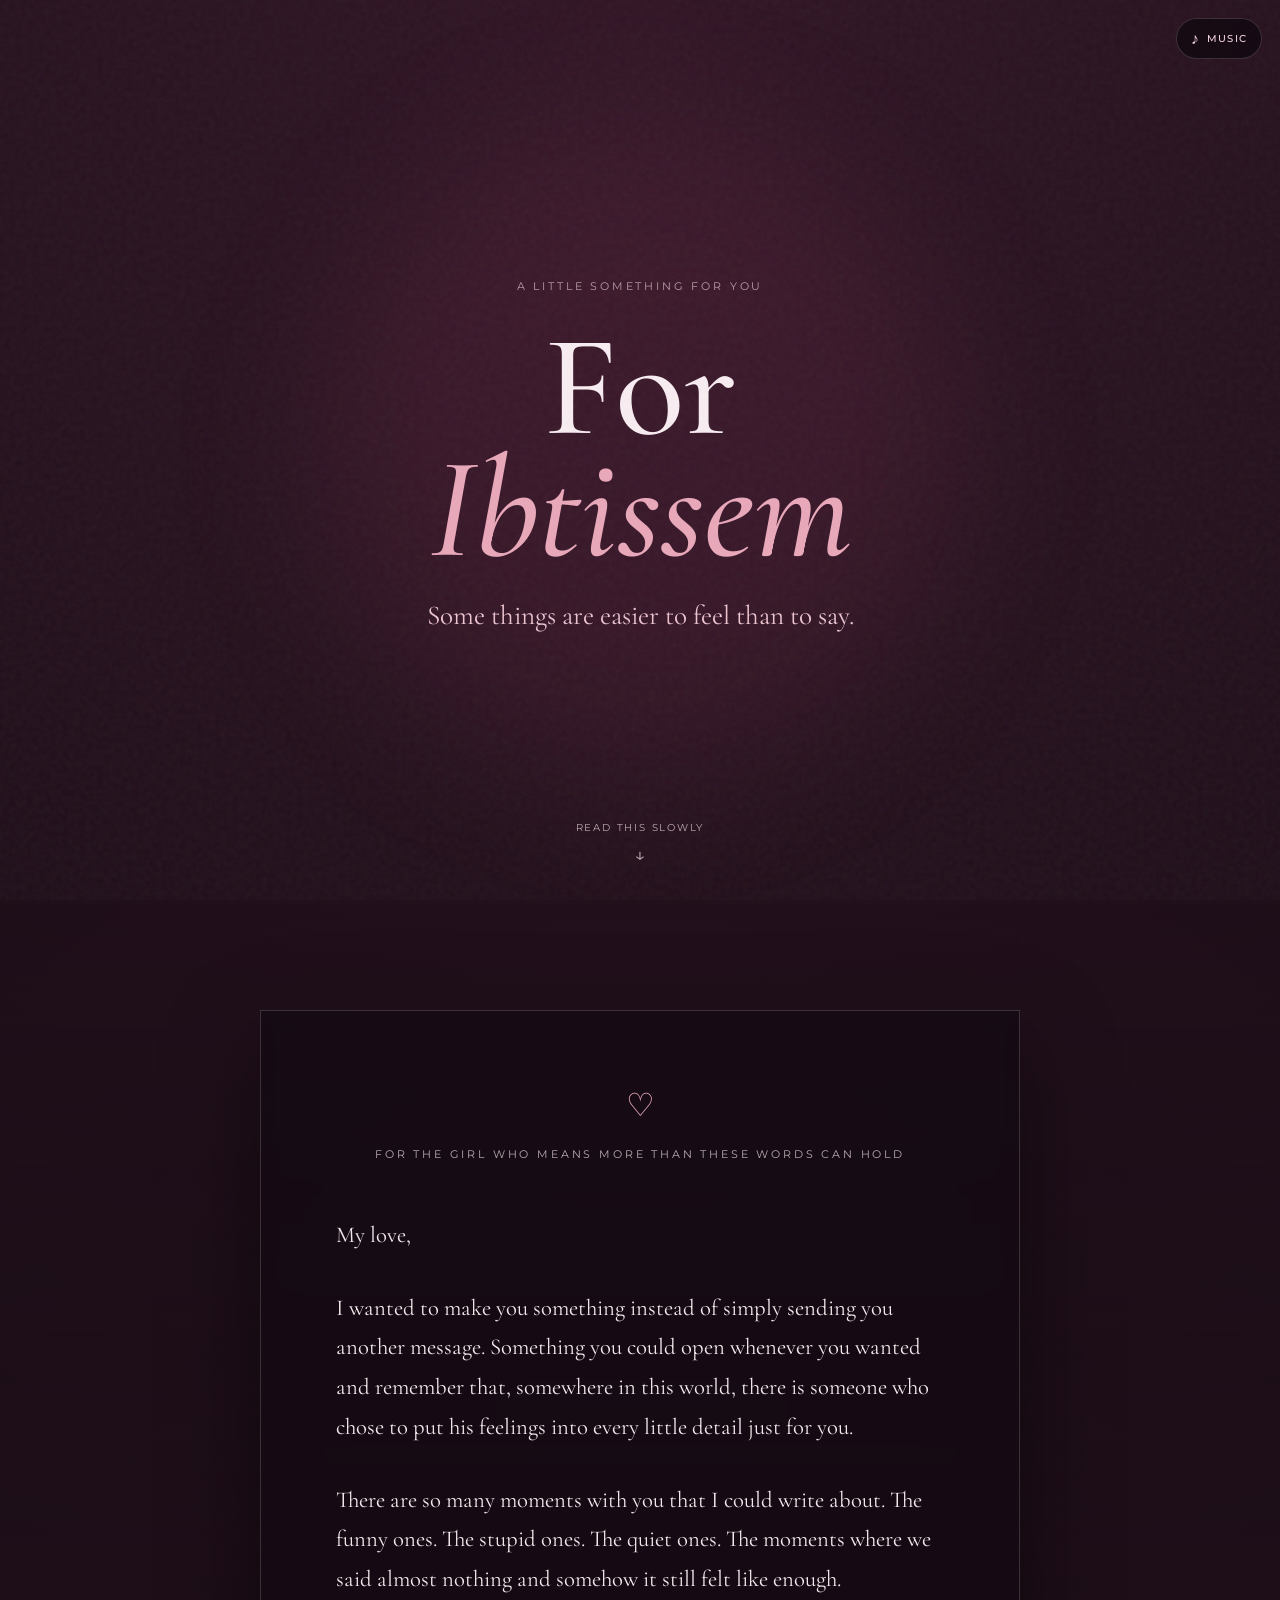
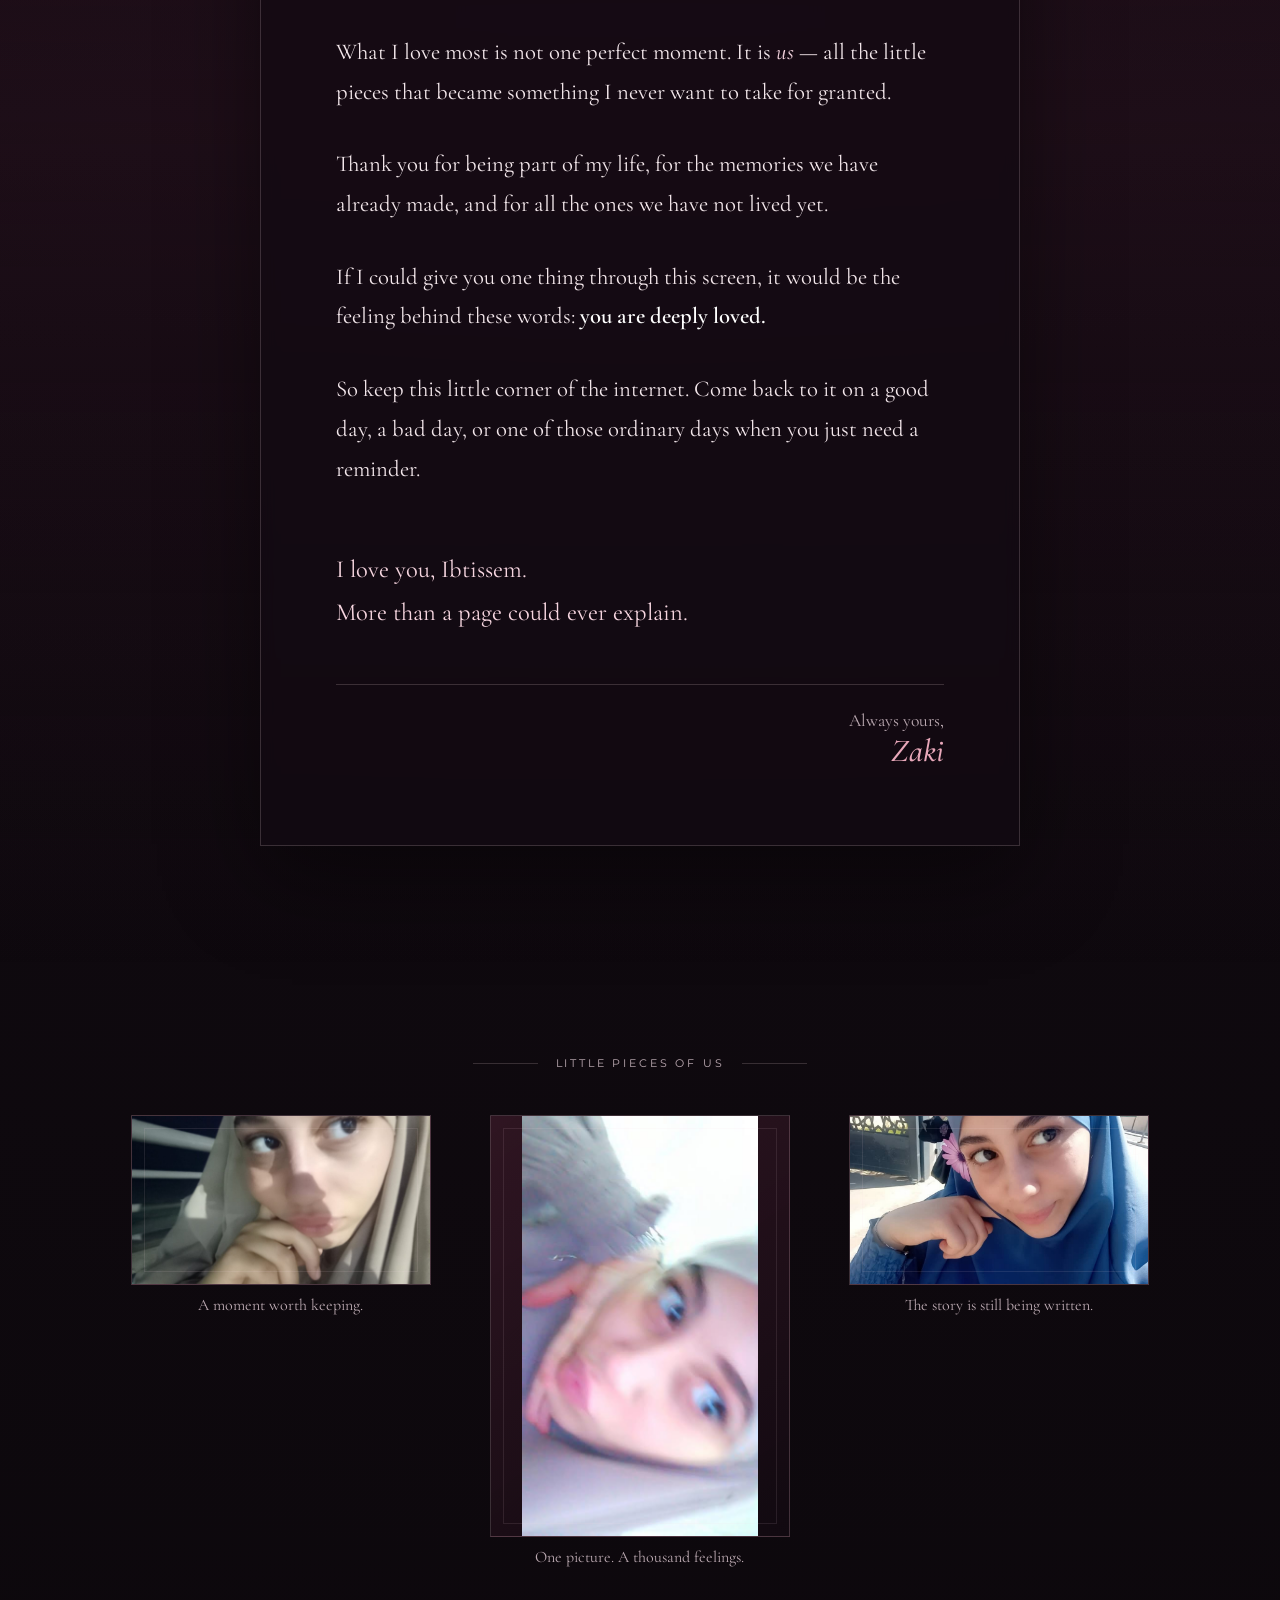
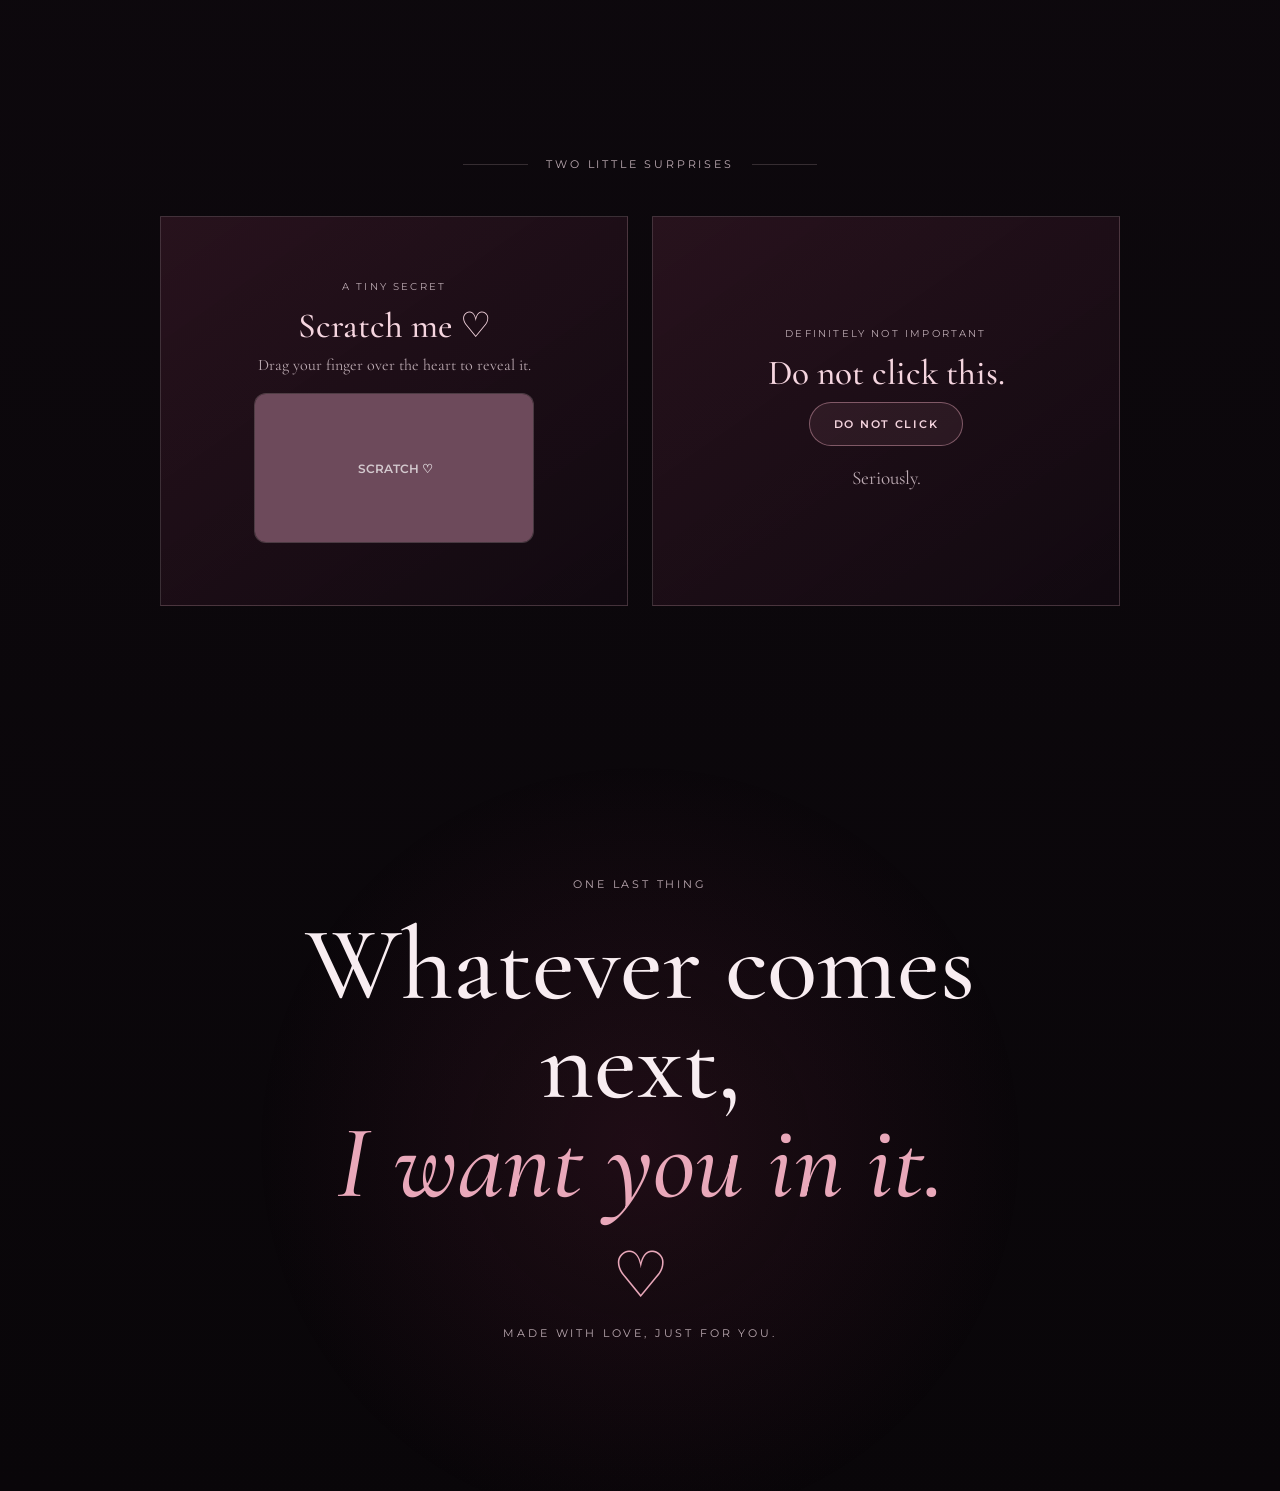
<file: index.html>
<!doctype html>
<html lang="en">
<head>
  <meta charset="UTF-8">
  <meta name="viewport" content="width=device-width, initial-scale=1.0">
  <meta name="theme-color" content="#180d18">
  <meta name="description" content="A little love letter, made especially for Ibtissem.">
  <title>For Ibtissem ♡</title>
  <link rel="preconnect" href="https://fonts.googleapis.com">
  <link rel="preconnect" href="https://fonts.gstatic.com" crossorigin>
  <link href="https://fonts.googleapis.com/css2?family=Cormorant+Garamond:wght@400;500;600;700&family=Montserrat:wght@400;500;600&display=swap" rel="stylesheet">
  <link rel="stylesheet" href="style.css">
</head>
<body>
  <div class="grain" aria-hidden="true"></div>
  <div class="hearts" aria-hidden="true"></div>
  <button class="music-toggle" id="musicToggle" type="button" aria-label="Play music" aria-pressed="false">
    <span class="music-icon">♪</span><span id="musicLabel">Music</span>
  </button>
  <audio id="music" loop preload="metadata"><source src="music.mp3" type="audio/mpeg"></audio>
  <main>
    <section class="hero">
      <div class="hero-glow"></div>
      <p class="eyebrow reveal">A little something for you</p>
      <h1 class="reveal delay-1">For <span>Ibtissem</span></h1>
      <p class="hero-sub reveal delay-2">Some things are easier to feel than to say.</p>
      <a class="scroll-cue reveal delay-3" href="#letter" aria-label="Scroll to the letter"><span>read this slowly</span><span class="arrow">↓</span></a>
    </section>
    <section class="letter-section" id="letter">
      <div class="letter-card reveal">
        <div class="ornament">♡</div>
        <p class="small-date">For the girl who means more than these words can hold</p>
        <div class="letter">
          <p>My love,</p>
          <p>I wanted to make you something instead of simply sending you another message. Something you could open whenever you wanted and remember that, somewhere in this world, there is someone who chose to put his feelings into every little detail just for you.</p>
          <p>There are so many moments with you that I could write about. The funny ones. The stupid ones. The quiet ones. The moments where we said almost nothing and somehow it still felt like enough.</p>
          <p>What I love most is not one perfect moment. It is <em>us</em> — all the little pieces that became something I never want to take for granted.</p>
          <p>Thank you for being part of my life, for the memories we have already made, and for all the ones we have not lived yet.</p>
          <p>If I could give you one thing through this screen, it would be the feeling behind these words: <strong>you are deeply loved.</strong></p>
          <p>So keep this little corner of the internet. Come back to it on a good day, a bad day, or one of those ordinary days when you just need a reminder.</p>
          <p class="closing">I love you, Ibtissem.<br>More than a page could ever explain.</p>
        </div>
        <div class="signature"><span>Always yours,</span><strong>Zaki</strong></div>
      </div>
    </section>
    <section class="memories" id="memories">
      <div class="section-heading reveal"><span class="line"></span><p>little pieces of us</p><span class="line"></span></div>
      <div class="photo-grid">
        <figure class="photo-placeholder reveal">
          <div class="placeholder-inner"><img src="IMG-20260830-WA0000.jpg" alt="A memory of us"></div>
          <figcaption>A moment worth keeping.</figcaption>
        </figure>
        <figure class="photo-placeholder reveal delay-1">
          <div class="placeholder-inner"><img src="IMG_20260101_033354_960.jpg" alt="One of my favorite memories"></div>
          <figcaption>One picture. A thousand feelings.</figcaption>
        </figure>
        <figure class="photo-placeholder reveal delay-2">
          <div class="placeholder-inner"><img src="IMG_20260902_165057.jpg" alt="Another memory of us"></div>
          <figcaption>The story is still being written.</figcaption>
        </figure>
      </div>
    </section>

    <section class="surprises" id="surprises">
      <div class="section-heading reveal"><span class="line"></span><p>two little surprises</p><span class="line"></span></div>

      <div class="surprise-grid">
        <div class="scratch-card reveal">
          <div class="surprise-label">A tiny secret</div>
          <h3>Scratch me ♡</h3>
          <p class="scratch-hint">Drag your finger over the heart to reveal it.</p>
          <div class="scratch-area" id="scratchArea">
            <div class="scratch-message">You are loved. More than you know. ♡</div>
            <canvas id="scratchCanvas" aria-label="Scratch to reveal the hidden message"></canvas>
          </div>
        </div>

        <div class="dont-click-card reveal delay-1">
          <div class="surprise-label">Definitely not important</div>
          <h3>Do not click this.</h3>
          <button class="dont-click" id="dontClick" type="button">DO NOT CLICK</button>
          <p class="dont-click-message" id="dontClickMessage">Seriously.</p>
        </div>
      </div>
    </section>

    <section class="ending">
      <div class="ending-inner reveal">
        <p class="eyebrow">one last thing</p>
        <h2>Whatever comes next,<br><span>I want you in it.</span></h2>
        <div class="big-heart">♡</div>
        <p class="end-note">Made with love, just for you.</p>
      </div>
    </section>
  </main>
  <script src="script.js"></script>
</body>
</html>
</file>
<file: style.css>
:root{
  --bg:#100a10;
  --bg-soft:#1a0f18;
  --rose:#e9a8ba;
  --rose-soft:#f5d5df;
  --text:#f8edf1;
  --muted:#bcaab2;
  --line:rgba(245,213,223,.18);
  --shadow:rgba(0,0,0,.45);
}
*{box-sizing:border-box}
html{scroll-behavior:smooth}
body{
  margin:0;background:radial-gradient(circle at 50% 0%,#321626 0%,var(--bg) 42%,#090609 100%);
  color:var(--text);font-family:"Montserrat",sans-serif;overflow-x:hidden;
}
body:has(.music-toggle.playing){--rose:#f2b4c6}
.grain{position:fixed;inset:0;pointer-events:none;z-index:20;opacity:.055;background-image:url("data:image/svg+xml,%3Csvg viewBox='0 0 180 180' xmlns='http://www.w3.org/2000/svg'%3E%3Cfilter id='n'%3E%3CfeTurbulence type='fractalNoise' baseFrequency='.85' numOctaves='4' stitchTiles='stitch'/%3E%3C/filter%3E%3Crect width='100%25' height='100%25' filter='url(%23n)' opacity='.8'/%3E%3C/svg%3E")}
.hearts{position:fixed;inset:0;pointer-events:none;overflow:hidden;z-index:1}
.floating-heart{position:absolute;bottom:-30px;color:var(--rose);opacity:0;animation:floatUp linear forwards}
@keyframes floatUp{0%{transform:translateY(0) scale(.7) rotate(0deg);opacity:0}15%{opacity:.28}100%{transform:translateY(-110vh) scale(1.15) rotate(18deg);opacity:0}}
main{position:relative;z-index:2}
.hero{min-height:100svh;display:flex;flex-direction:column;align-items:center;justify-content:center;text-align:center;padding:48px 24px;position:relative}
.hero-glow{position:absolute;width:60vw;height:60vw;max-width:650px;max-height:650px;border-radius:50%;background:rgba(171,69,104,.12);filter:blur(70px);pointer-events:none}
.eyebrow,.small-date,.section-heading p,.end-note{font-size:.68rem;letter-spacing:.26em;text-transform:uppercase;color:var(--muted)}
.hero h1{font-family:"Cormorant Garamond",serif;font-size:clamp(4rem,15vw,9rem);font-weight:500;line-height:.85;margin:22px 0 28px;position:relative}
.hero h1 span{display:block;color:var(--rose);font-style:italic}
.hero-sub{font-family:"Cormorant Garamond",serif;font-size:clamp(1.25rem,4vw,1.7rem);color:var(--rose-soft);margin:0;max-width:500px}
.scroll-cue{position:absolute;bottom:34px;color:var(--muted);text-decoration:none;display:flex;flex-direction:column;gap:9px;align-items:center;font-size:.62rem;letter-spacing:.18em;text-transform:uppercase}
.arrow{font-size:1.2rem;animation:bob 1.7s ease-in-out infinite}
@keyframes bob{50%{transform:translateY(5px)}}
.letter-section{padding:110px 20px 120px;background:linear-gradient(180deg,transparent,rgba(43,18,32,.45),transparent)}
.letter-card{max-width:760px;margin:auto;padding:clamp(34px,7vw,75px);border:1px solid var(--line);background:rgba(19,10,18,.72);box-shadow:0 30px 90px var(--shadow);backdrop-filter:blur(8px);position:relative}
.ornament{text-align:center;font-family:"Cormorant Garamond",serif;color:var(--rose);font-size:2rem;margin-bottom:22px}
.small-date{text-align:center;margin:0 0 55px}
.letter{font-family:"Cormorant Garamond",serif;font-size:clamp(1.2rem,3vw,1.42rem);line-height:1.75;color:#f3e7eb}
.letter p{margin:0 0 1.45em}
.letter em{color:var(--rose-soft)}
.letter strong{font-weight:600;color:#fff}
.closing{color:var(--rose-soft);font-size:1.08em;margin-top:2.4em!important}
.signature{margin-top:50px;padding-top:25px;border-top:1px solid var(--line);display:flex;flex-direction:column;align-items:flex-end;font-family:"Cormorant Garamond",serif}
.signature span{font-size:1.1rem;color:var(--muted)}
.signature strong{font-size:2rem;font-style:italic;font-weight:500;color:var(--rose)}
.memories{padding:90px 20px 150px;max-width:1100px;margin:auto}
.section-heading{display:flex;align-items:center;gap:18px;justify-content:center;margin-bottom:45px}
.section-heading p{margin:0}
.line{height:1px;width:65px;background:var(--line)}
.photo-grid{display:grid;grid-template-columns:repeat(3,minmax(0,1fr));gap:18px}
.photo-placeholder{width:100%;max-width:300px;margin:0 auto}
.placeholder-inner{border:1px solid var(--line);background:linear-gradient(145deg,rgba(94,39,62,.42),rgba(19,10,18,.75));display:flex;align-items:center;justify-content:center;position:relative;overflow:hidden}
.placeholder-inner:before{content:"";position:absolute;inset:12px;border:1px solid rgba(245,213,223,.1);z-index:2;pointer-events:none}
.placeholder-inner img{width:100%;height:auto;max-height:420px;display:block;object-fit:contain;object-position:center}
figcaption{font-family:"Cormorant Garamond",serif;color:var(--muted);font-size:1rem;margin-top:10px;text-align:center}
.surprises{padding:40px 20px 120px;max-width:1000px;margin:auto}
.surprise-grid{display:grid;grid-template-columns:repeat(2,1fr);gap:24px}
.scratch-card,.dont-click-card{min-height:390px;padding:34px;border:1px solid var(--line);background:linear-gradient(145deg,rgba(94,39,62,.34),rgba(19,10,18,.78));text-align:center;position:relative;display:flex;flex-direction:column;align-items:center;justify-content:center}
.surprise-label{font-size:.62rem;letter-spacing:.22em;text-transform:uppercase;color:var(--muted);margin-bottom:12px}
.scratch-card h3,.dont-click-card h3{font-family:"Cormorant Garamond",serif;font-size:2.2rem;font-weight:500;color:var(--rose-soft);margin:0 0 8px}
.scratch-hint{font-family:"Cormorant Garamond",serif;color:var(--muted);margin:0 0 18px}
.scratch-area{width:min(280px,100%);height:150px;position:relative;border-radius:12px;overflow:hidden;border:1px solid var(--line);background:rgba(245,213,223,.06)}
.scratch-message{position:absolute;inset:0;display:grid;place-items:center;padding:25px;font-family:"Cormorant Garamond",serif;font-size:1.45rem;line-height:1.2;color:var(--rose-soft)}
#scratchCanvas{position:absolute;inset:0;width:100%;height:100%;touch-action:none;cursor:crosshair}
.dont-click{border:1px solid rgba(233,168,186,.45);background:rgba(233,168,186,.08);color:var(--rose-soft);padding:14px 24px;border-radius:999px;font:600 .68rem "Montserrat",sans-serif;letter-spacing:.16em;cursor:pointer;transition:transform .2s ease,background .2s ease}
.dont-click:hover{transform:scale(1.04);background:rgba(233,168,186,.14)}
.dont-click:active{transform:scale(.96)}
.dont-click-message{font-family:"Cormorant Garamond",serif;font-size:1.2rem;color:var(--muted);min-height:1.5em;margin:20px 0 0}
.ending{min-height:85svh;display:grid;place-items:center;text-align:center;padding:100px 24px;background:radial-gradient(circle at 50% 55%,rgba(130,43,77,.18),transparent 50%)}
.ending-inner{max-width:800px}
.ending h2{font-family:"Cormorant Garamond",serif;font-size:clamp(3rem,9vw,6.5rem);font-weight:500;line-height:.95;margin:25px 0}
.ending h2 span{color:var(--rose);font-style:italic}
.big-heart{font-family:"Cormorant Garamond",serif;font-size:4rem;color:var(--rose);animation:pulse 2.5s ease-in-out infinite}
@keyframes pulse{50%{transform:scale(1.1)}}
.music-toggle{position:fixed;right:18px;top:18px;z-index:30;border:1px solid var(--line);background:rgba(15,8,14,.72);backdrop-filter:blur(12px);color:var(--rose-soft);border-radius:999px;padding:10px 14px;display:flex;gap:7px;align-items:center;font:500 .63rem "Montserrat",sans-serif;letter-spacing:.12em;text-transform:uppercase;cursor:pointer}
.music-toggle.playing{border-color:rgba(233,168,186,.5)}
.music-icon{font-size:1rem}
.reveal{opacity:0;transform:translateY(24px);transition:opacity 1s ease,transform 1s ease}
.reveal.visible{opacity:1;transform:none}
.delay-1{transition-delay:.14s}.delay-2{transition-delay:.28s}.delay-3{transition-delay:.42s}
@media(max-width:700px){
  .surprise-grid{grid-template-columns:1fr;max-width:360px;margin:auto}
  .photo-grid{grid-template-columns:1fr;max-width:320px;margin:auto}
  .photo-placeholder{width:100%;max-width:320px}
  .placeholder-inner img{max-height:360px}
  .letter-card{padding:38px 25px}
  .letter-section{padding-top:75px}
}
@media(prefers-reduced-motion:reduce){
  *,*::before,*::after{scroll-behavior:auto!important;animation:none!important;transition:none!important}
}
</file>
